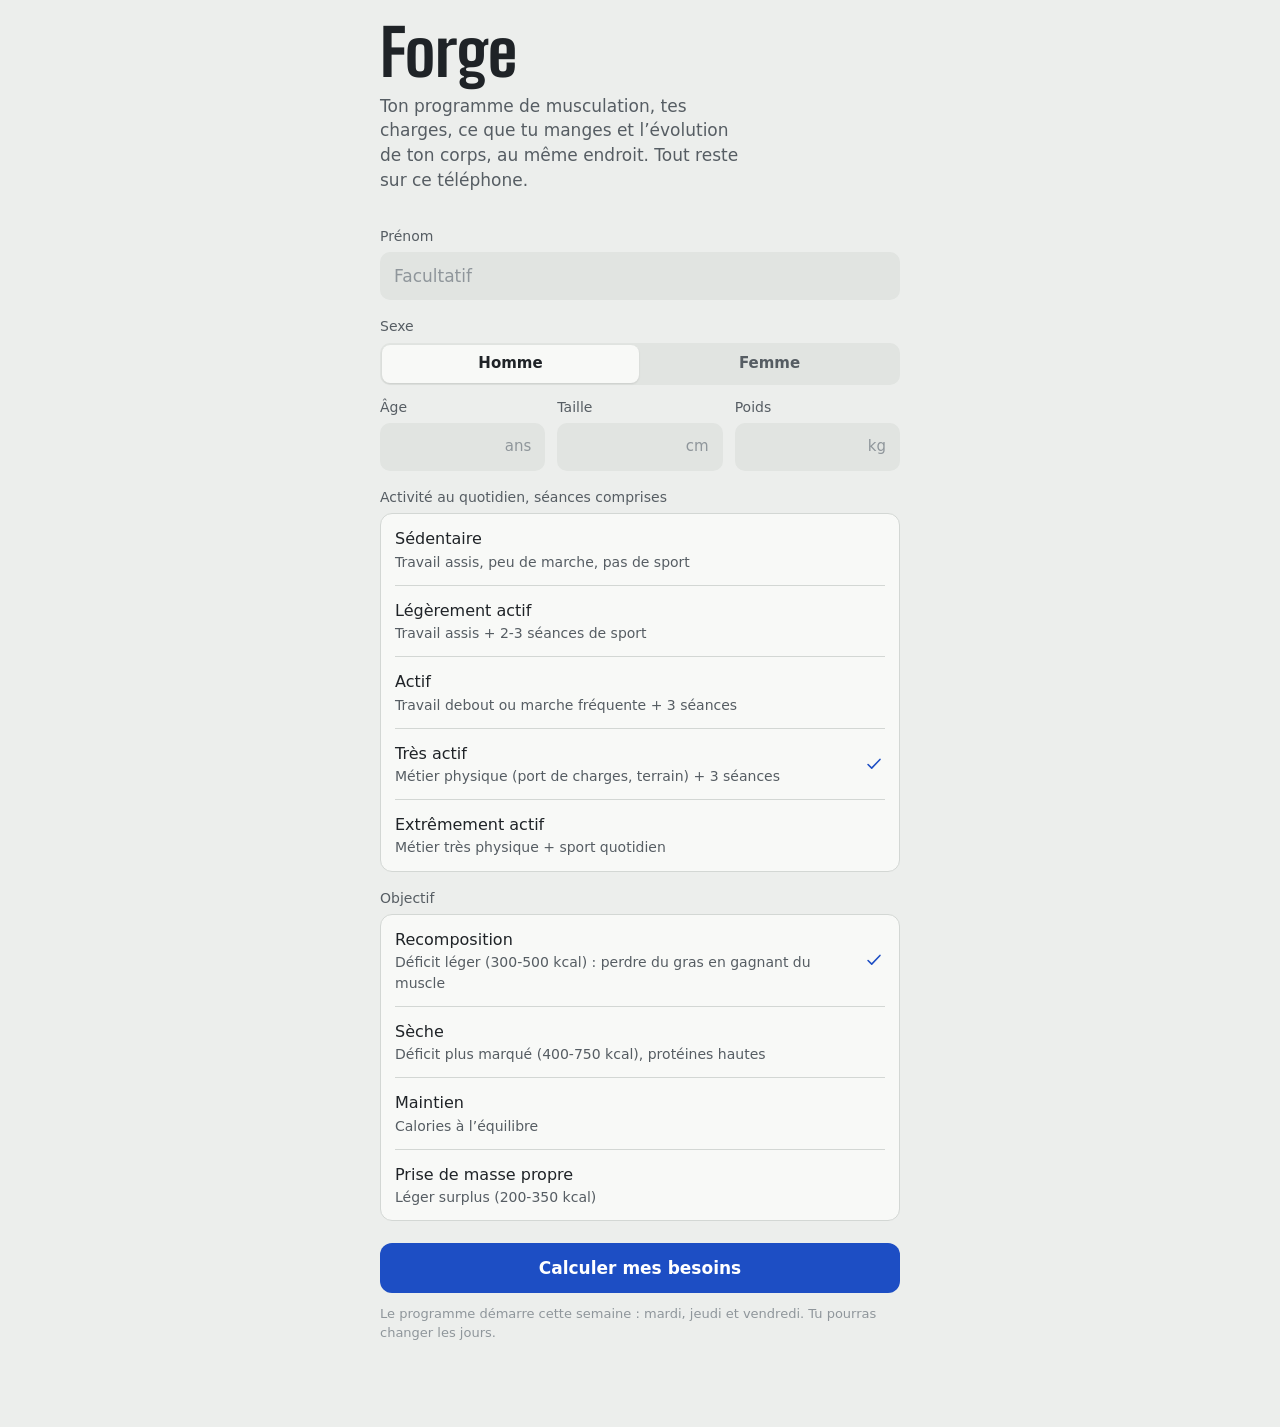
<file: forge-v2 2/index.html>
<!doctype html>
<html lang="fr">
<head>
  <meta charset="utf-8">
  <meta name="viewport" content="width=device-width, initial-scale=1, viewport-fit=cover">
  <meta name="theme-color" content="#ECEEEC" media="(prefers-color-scheme: light)">
  <meta name="theme-color" content="#161819" media="(prefers-color-scheme: dark)">
  <meta name="apple-mobile-web-app-capable" content="yes">
  <meta name="mobile-web-app-capable" content="yes">
  <meta name="apple-mobile-web-app-status-bar-style" content="default">
  <meta name="apple-mobile-web-app-title" content="Forge">
  <meta name="format-detection" content="telephone=no">
  <link rel="apple-touch-icon" href="icons/icon-180.png">
  <link rel="icon" type="image/png" href="icons/icon-192.png">
  <link rel="manifest" href="manifest.webmanifest">
  <link rel="preload" href="fonts/BigShoulders-Bold.woff" as="font" type="font/woff" crossorigin>
  <link rel="stylesheet" href="css/app.css">
  <title>Forge</title>
</head>
<body>
  <main id="app"></main>
  <div id="rest" hidden></div>
  <button id="mini" type="button" hidden></button>
  <nav id="tabs" hidden aria-label="Navigation">
    <a href="#/week" data-tab="week">
      <svg viewBox="0 0 24 24" aria-hidden="true"><rect x="4" y="5" width="16" height="15" rx="2"/><path d="M4 9.5h16M8.5 3v4M15.5 3v4"/></svg><span>Semaine</span></a>
    <a href="#/progress" data-tab="progress">
      <svg viewBox="0 0 24 24" aria-hidden="true"><path d="M4 19.5h16"/><path d="M6.5 15.5l4-4.5 3 3 4.5-6"/></svg><span>Suivi</span></a>
    <a href="#/nutrition" data-tab="nutrition">
      <svg viewBox="0 0 24 24" aria-hidden="true"><path d="M7 3.5v6.5a2.5 2.5 0 005 0V3.5M9.5 3.5v17"/><path d="M16.5 20.5V3.5c-1.8.9-2.7 3.2-2.7 6v3.5h2.7"/></svg><span>Nutrition</span></a>
    <a href="#/body" data-tab="body">
      <svg viewBox="0 0 24 24" aria-hidden="true"><rect x="3.5" y="8" width="17" height="8" rx="1.5"/><path d="M7.5 8v3.5M11.5 8v2.5M15.5 8v3.5"/></svg><span>Corps</span></a>
    <a href="#/profile" data-tab="profile">
      <svg viewBox="0 0 24 24" aria-hidden="true"><circle cx="12" cy="8.5" r="3.5"/><path d="M5 20c1.1-3.6 3.7-5.2 7-5.2s5.9 1.6 7 5.2"/></svg><span>Profil</span></a>
  </nav>
  <div id="toast" role="status" aria-live="polite"></div>
  <script type="module" src="js/app.js"></script>
</body>
</html>
</file>
<file: forge-v2 2/css/app.css>
/* Forge V2
   Palette « fonte & craie » : fond craie, encre fonte, et les couleurs
   des disques de compétition (bleu 20 kg, rouge 25 kg, jaune 15 kg, vert 10 kg)
   réservées à l'information : action, suppression, record, progression. */

@font-face { font-family: 'Big Shoulders'; src: url('../fonts/BigShoulders-Bold.woff') format('woff'); font-weight: 700; font-display: swap; }
@font-face { font-family: 'Big Shoulders'; src: url('../fonts/BigShoulders-Regular.woff') format('woff'); font-weight: 400; font-display: swap; }

:root {
  --bg: #ECEEEC;
  --raised: #F8F9F7;
  --field: #E1E4E1;
  --field-2: #D6DAD6;
  --ink: #1F2327;
  --ink-2: #565D63;
  --ink-3: #8F969B;
  --rule: #D3D7D4;
  --blue: #1D4EC4;
  --blue-soft: rgba(29, 78, 196, .08);
  --red: #C5372C;
  --yellow: #E0A614;
  --yellow-ink: #8E6400;
  --green: #1C7F52;
  --inverse: #1F2327;
  --inverse-ink: #ECEEEC;
  --inverse-2: #9FA6AB;
  --inverse-field: rgba(236, 238, 236, .1);
  --inverse-blue: #8EA9FF;
  --shadow-lift: 0 18px 38px rgba(25, 30, 34, .2), 0 2px 6px rgba(25, 30, 34, .12);

  --display: 'Big Shoulders', 'Arial Narrow', sans-serif;
  --text: -apple-system, BlinkMacSystemFont, 'SF Pro Text', 'Helvetica Neue', system-ui, sans-serif;
  --tabs-h: 56px;
  --safe-b: env(safe-area-inset-bottom, 0px);
  --safe-t: env(safe-area-inset-top, 0px);
  --pad: 20px;
  color-scheme: light;
}
@media (prefers-color-scheme: dark) {
  :root {
    --bg: #161819;
    --raised: #1F2224;
    --field: #282C2E;
    --field-2: #323739;
    --ink: #E7E9E6;
    --ink-2: #A3A9AD;
    --ink-3: #6C7377;
    --rule: #2D3133;
    --blue: #7E9DFF;
    --blue-soft: rgba(126, 157, 255, .12);
    --red: #F07266;
    --yellow: #EEBE42;
    --yellow-ink: #EEBE42;
    --green: #4DBE88;
    --inverse: #E7E9E6;
    --inverse-ink: #161819;
    --inverse-2: #5E6569;
    --inverse-field: rgba(22, 24, 25, .08);
    --inverse-blue: #2448B5;
    --shadow-lift: 0 18px 40px rgba(0, 0, 0, .55), 0 2px 6px rgba(0, 0, 0, .4);
    color-scheme: dark;
  }
}

* { box-sizing: border-box; -webkit-tap-highlight-color: transparent; }
html { background: var(--bg); }
body {
  margin: 0;
  background: var(--bg);
  color: var(--ink);
  font: 400 16px/1.45 var(--text);
  -webkit-font-smoothing: antialiased;
  -webkit-text-size-adjust: 100%;
  padding: calc(var(--safe-t) + 6px) 0 calc(var(--tabs-h) + var(--safe-b) + 28px);
  overscroll-behavior-y: none;
}
body.has-mini { padding-bottom: calc(var(--tabs-h) + var(--safe-b) + 100px); }
body.in-session { padding-bottom: calc(var(--safe-b) + 32px); }
body.has-rest.in-session { padding-bottom: calc(var(--safe-b) + 130px); }
body.noscroll { overflow: hidden; }
main { max-width: 560px; margin: 0 auto; padding: 0 var(--pad); }

h1, h2, h3, p { margin: 0; }
button { font: inherit; color: inherit; background: none; border: 0; padding: 0; cursor: pointer; }
input, select, textarea { font: inherit; color: inherit; }
:focus-visible { outline: 2px solid var(--blue); outline-offset: 2px; }
.ic { width: 22px; height: 22px; flex: none; display: block; }

/* ---------- Typographie ---------- */
.num, .display { font-family: var(--display); font-weight: 700; letter-spacing: .005em; }
.muted { color: var(--ink-2); }
.faint { color: var(--ink-3); }
.small { font-size: 14px; }
.caption { font-size: 13px; color: var(--ink-3); }
.pos { color: var(--green); }
.neg { color: var(--red); }
.center { text-align: center; }
.note { font-size: 14px; color: var(--ink-2); line-height: 1.45; }
.warn { font-size: 14px; color: var(--red); }

/* ---------- En-tête de page ---------- */
.hd { padding: 14px 0 18px; }
.hd-row { display: flex; align-items: flex-end; justify-content: space-between; gap: 12px; }
.hd h1 { font: 700 42px/0.95 var(--display); letter-spacing: -.005em; }
.hd-sub { margin-top: 6px; font-size: 15px; color: var(--ink-2); }
.hd-actions { display: flex; gap: 2px; margin-bottom: -4px; }

/* ---------- Boutons ---------- */
.icon-btn { width: 40px; height: 40px; border-radius: 10px; display: inline-grid; place-items: center; color: var(--ink); flex: none; }
.icon-btn:active { background: var(--field); }
.icon-btn.sm { width: 34px; height: 34px; }
.icon-btn.faint { color: var(--ink-3); }
.btn { display: inline-flex; align-items: center; justify-content: center; gap: 8px; height: 50px; padding: 0 18px; border-radius: 12px; font-size: 17px; font-weight: 600; background: var(--field); color: var(--ink); text-decoration: none; white-space: nowrap; }
.btn:active { filter: brightness(.95); }
.btn.primary { background: var(--blue); color: #fff; }
.btn.danger { color: var(--red); }
.btn.wide { width: 100%; }
.btn.square { width: 50px; padding: 0; }
.link { color: var(--blue); font-size: 16px; font-weight: 500; padding: 6px 0; }
.link.danger { color: var(--red); }
.link-row { display: flex; gap: 22px; flex-wrap: wrap; }
.actions { display: flex; gap: 10px; margin-top: 22px; }
.actions .btn { flex: 1; }
.actions .btn.square { flex: none; }

/* ---------- Sections et listes ---------- */
.section { margin-top: 34px; }
.section-hd { display: flex; align-items: baseline; justify-content: space-between; gap: 12px; margin-bottom: 10px; }
.section-hd h2 { font-size: 20px; font-weight: 650; letter-spacing: -.01em; }
.rows { border-top: 1px solid var(--rule); }
.row { display: flex; align-items: center; justify-content: space-between; gap: 14px; padding: 13px 0; border-bottom: 1px solid var(--rule); min-height: 52px; }
.row.tap { cursor: pointer; }
.row-main { min-width: 0; flex: 1; }
.row-title { display: block; font-size: 16px; }
.row-sub { display: block; font-size: 14px; color: var(--ink-2); margin-top: 1px; }
.row-end { text-align: right; flex: none; font-size: 15px; color: var(--ink-2); }
.row-end .num { font-size: 22px; color: var(--ink); }
.group { background: var(--raised); border: 1px solid var(--rule); border-radius: 12px; padding: 0 14px; }
.group .row:last-child { border-bottom: 0; }
.chev { color: var(--ink-3); }

/* ---------- Chiffres clés ---------- */
.metrics { display: grid; grid-template-columns: repeat(3, 1fr); border-top: 1px solid var(--rule); border-bottom: 1px solid var(--rule); }
.metric { padding: 12px 0 12px 14px; border-left: 1px solid var(--rule); min-width: 0; }
.metric:first-child { border-left: 0; padding-left: 0; }
.metric-v { font: 700 30px/1 var(--display); }
.metric-v small { font-size: 20px; color: var(--ink-3); font-weight: 700; }
.metric-l { font-size: 13px; color: var(--ink-2); margin-top: 5px; line-height: 1.3; }

/* ---------- Semaine ---------- */
.notice { display: flex; gap: 14px; align-items: center; justify-content: space-between; padding: 14px 0; border-bottom: 1px solid var(--rule); }
.notice p { font-size: 15px; color: var(--ink-2); }
.notice b { color: var(--ink); font-weight: 600; }
.week { list-style: none; margin: 8px 0 0; padding: 0; }
.day { display: grid; grid-template-columns: 54px 1fr; gap: 10px; padding: 14px 0; border-bottom: 1px solid var(--rule); transition: background .12s; border-radius: 0; }
.day-date { padding-top: 2px; }
.dow { display: block; font-size: 13px; color: var(--ink-2); }
.dom { display: block; font: 700 30px/1 var(--display); margin-top: 2px; }
.day.past .dow, .day.past .dom { color: var(--ink-3); }
.day.today .dom, .day.today .dow { color: var(--blue); }
.day-body { min-width: 0; display: flex; flex-direction: column; gap: 8px; justify-content: center; min-height: 52px; }
.day-empty { display: flex; align-items: center; justify-content: space-between; color: var(--ink-3); font-size: 15px; min-height: 40px; }
.day-foot { font-size: 13px; color: var(--ink-3); }
.day.drop-over .day-body { background: var(--blue-soft); box-shadow: 0 0 0 6px var(--blue-soft); outline: 1.5px dashed var(--blue); outline-offset: 6px; border-radius: 6px; }

.block { display: flex; align-items: center; gap: 12px; width: 100%; text-align: left; background: var(--raised); border: 1px solid var(--rule); border-radius: 10px; padding: 11px 8px 11px 14px; min-height: 62px; -webkit-user-select: none; user-select: none; -webkit-touch-callout: none; touch-action: manipulation; }
.block .code { font: 700 26px/1 var(--display); width: 18px; flex: none; }
.block-main { flex: 1; min-width: 0; }
.block-title { display: block; font-size: 16px; font-weight: 600; white-space: nowrap; overflow: hidden; text-overflow: ellipsis; }
.block-meta { display: block; font-size: 14px; color: var(--ink-2); }
.block-end { flex: none; display: flex; align-items: center; gap: 4px; font-size: 13px; font-weight: 600; color: var(--ink-3); padding-right: 4px; }
.block .grip { color: var(--ink-3); width: 20px; height: 20px; }
.block.is-done { background: transparent; }
.block.is-done .code { color: var(--ink-3); }
.block.is-done .block-end { color: var(--green); }
.block.is-missed .block-end { color: var(--red); }
.block.is-live { border-color: var(--blue); }
.block.is-live .block-end { color: var(--blue); }
.drag-src { opacity: .3; }
.drag-ghost { position: fixed; left: 0; top: 0; z-index: 90; pointer-events: none; margin: 0; box-shadow: var(--shadow-lift); background: var(--raised); }
body.is-dragging { -webkit-user-select: none; user-select: none; }
body.is-dragging #tabs, body.is-dragging #mini, body.is-dragging #toast { opacity: 0; pointer-events: none; }
.trash { position: fixed; z-index: 85; left: 12px; right: 12px; bottom: calc(var(--safe-b) + 12px); height: 70px; border-radius: 16px; display: flex; align-items: center; justify-content: center; gap: 10px; background: var(--inverse); color: var(--inverse-ink); font-size: 16px; font-weight: 600; transform: translateY(150%); transition: transform .2s ease-out, background .12s; max-width: 536px; margin: 0 auto; }
.trash svg { width: 24px; height: 24px; fill: none; stroke: currentColor; stroke-width: 1.7; stroke-linecap: round; stroke-linejoin: round; }
.trash.show { transform: none; }
.trash.drop-over { background: var(--red); color: #fff; }
.hint { font-size: 13px; color: var(--ink-3); margin-top: 14px; }

/* ---------- Séance ---------- */
.bar { position: sticky; top: 0; z-index: 20; display: grid; grid-template-columns: 1fr auto 1fr; align-items: center; gap: 8px; margin: calc(-6px - var(--safe-t)) calc(-1 * var(--pad)) 0; padding: calc(var(--safe-t) + 6px) var(--pad) 8px; background: color-mix(in srgb, var(--bg) 88%, transparent); -webkit-backdrop-filter: blur(14px); backdrop-filter: blur(14px); border-bottom: 1px solid transparent; transition: border-color .15s; }
.bar.scrolled { border-bottom-color: var(--rule); }
.bar-back { display: inline-flex; align-items: center; gap: 2px; color: var(--blue); font-size: 17px; margin-left: -8px; }
.bar-title { font-size: 16px; font-weight: 600; opacity: 0; transition: opacity .15s; white-space: nowrap; overflow: hidden; text-overflow: ellipsis; max-width: 38vw; }
.bar.scrolled .bar-title { opacity: 1; }
.bar-end { justify-self: end; display: flex; align-items: center; gap: 4px; }
.bar-end .link { font-weight: 600; font-size: 17px; }
.ses-hd { padding: 8px 0 18px; }
.ses-hd .kicker { font-size: 15px; color: var(--ink-2); }
.ses-hd h1 { font: 700 42px/0.95 var(--display); margin-top: 4px; }
.ses-stats { display: flex; gap: 26px; margin-top: 16px; }
.ses-stat .num { font-size: 26px; line-height: 1; }
.ses-stat > span:last-child { display: block; font-size: 13px; color: var(--ink-2); margin-top: 3px; }
.progress { height: 3px; background: var(--rule); margin-top: 16px; border-radius: 2px; overflow: hidden; }
.progress i { display: block; height: 100%; background: var(--ink); transition: width .3s; }
.date-field { position: relative; display: inline-flex; align-items: center; gap: 4px; color: var(--ink-2); }
.date-field input { position: absolute; inset: 0; opacity: 0; width: 100%; }

.ex { padding: 22px 0 18px; border-top: 1px solid var(--rule); }
.view-session .ex:first-of-type { border-top: 0; padding-top: 12px; }
.ex-hd { display: grid; grid-template-columns: 34px 1fr auto; gap: 6px; align-items: start; }
.ex-idx { font: 700 24px/1.05 var(--display); color: var(--ink-3); }
.ex-hd h2 { font-size: 18px; font-weight: 650; line-height: 1.25; letter-spacing: -.01em; }
.ex-target { font-size: 14px; color: var(--ink-2); margin-top: 3px; }
.ex-hd .icon-btn { margin: -8px -10px 0 0; color: var(--ink-2); }
.record { color: var(--yellow-ink); font-size: 13px; font-weight: 700; margin-left: 6px; white-space: nowrap; }
.ex-note { font-size: 14px; color: var(--ink-2); margin: 10px 0 0 40px; }
.ex-note b { color: var(--ink); font-weight: 600; }
.ex-note.up b { color: var(--blue); }
.ex.complete .ex-idx { color: var(--green); }
.sets { margin: 12px 0 0 0; }
.set-grid { display: grid; grid-template-columns: 34px 58px 1fr 1fr 0.78fr 46px; gap: 6px; align-items: center; }
.set-grid.norir { grid-template-columns: 34px 58px 1fr 1fr 46px; }
.sets-hd { font-size: 12px; color: var(--ink-3); padding-bottom: 4px; }
.sets-hd span:nth-child(n+3) { text-align: center; }
.set { margin-bottom: 6px; }
.s-n { font: 700 20px/1 var(--display); color: var(--ink-3); }
.s-prev { font-size: 13px; color: var(--ink-3); white-space: nowrap; overflow: hidden; text-overflow: ellipsis; }
.set input { width: 100%; height: 46px; border: 0; border-radius: 8px; background: var(--field); text-align: center; font: 700 23px/1 var(--display); color: var(--ink); padding: 0 2px; -webkit-appearance: none; appearance: none; }
.set input::placeholder { color: var(--ink-3); opacity: .75; }
.set input:focus { outline: 2px solid var(--blue); outline-offset: 0; }
.s-chk { height: 46px; border-radius: 8px; border: 1.5px solid var(--field-2); display: grid; place-items: center; color: var(--ink-3); }
.set.done input { background: transparent; }
.set.done .s-n { color: var(--green); }
.set.done .s-chk { background: var(--green); border-color: var(--green); color: #fff; }
.add-set { margin: 4px 0 0 40px; }
.ses-end { margin-top: 26px; }

/* ---------- Minuteur de repos ---------- */
#rest { position: fixed; left: 0; right: 0; bottom: 0; z-index: 40; background: var(--inverse); color: var(--inverse-ink); padding: 0 var(--pad) calc(var(--safe-b) + 10px); }
body:not(.in-session) #rest { bottom: calc(var(--tabs-h) + var(--safe-b)); padding-bottom: 10px; }
#rest[hidden] { display: none; }
.rest-bar { height: 3px; margin: 0 calc(-1 * var(--pad)); background: var(--inverse-field); }
.rest-bar span { display: block; height: 100%; background: var(--inverse-blue); transition: width .25s linear; }
.rest-row { display: flex; align-items: center; gap: 8px; max-width: 520px; margin: 0 auto; padding-top: 10px; }
.rest-info { flex: 1; min-width: 0; }
.rest-label { display: block; font-size: 13px; color: var(--inverse-2); white-space: nowrap; overflow: hidden; text-overflow: ellipsis; }
.rest-time { display: block; font: 700 38px/1 var(--display); }
.rest-row button { height: 44px; min-width: 52px; padding: 0 12px; border-radius: 10px; background: var(--inverse-field); font-weight: 600; }
.rest-row .rest-skip { color: var(--inverse-blue); }

/* ---------- Mini-lecteur de séance en cours ---------- */
#mini { position: fixed; z-index: 30; left: 12px; right: 12px; bottom: calc(var(--tabs-h) + var(--safe-b) + 10px); max-width: 536px; margin: 0 auto; background: var(--inverse); color: var(--inverse-ink); border-radius: 14px; padding: 12px 14px; display: flex; align-items: center; gap: 12px; transition: opacity .15s; }
#mini[hidden] { display: none; }
#mini .mini-main { flex: 1; min-width: 0; }
#mini .mini-title { font-weight: 600; white-space: nowrap; overflow: hidden; text-overflow: ellipsis; }
#mini .mini-sub { font-size: 13px; color: var(--inverse-2); }
#mini .mini-go { color: var(--inverse-blue); font-weight: 600; }

/* ---------- Formulaires ---------- */
.field { width: 100%; height: 48px; border: 0; border-radius: 10px; background: var(--field); padding: 0 14px; font-size: 17px; color: var(--ink); -webkit-appearance: none; appearance: none; }
.field:focus { outline: 2px solid var(--blue); outline-offset: 0; }
.field::placeholder { color: var(--ink-3); }
textarea.field { height: auto; padding: 12px 14px; resize: vertical; }
select.field { background-image: url("data:image/svg+xml,%3Csvg xmlns='http://www.w3.org/2000/svg' width='12' height='8' fill='none' stroke='%238F969B' stroke-width='1.7' stroke-linecap='round' stroke-linejoin='round'%3E%3Cpath d='M1 1.5l5 5 5-5'/%3E%3C/svg%3E"); background-repeat: no-repeat; background-position: right 14px center; padding-right: 36px; }
.field.big { height: 64px; font: 700 36px/1 var(--display); text-align: center; }
.field.sm { height: 38px; font-size: 15px; width: auto; padding: 0 10px; }
.field.sm.select { padding-right: 32px; background-position: right 10px center; }
.label { display: block; font-size: 14px; color: var(--ink-2); margin: 16px 0 6px; }
.grid2 { display: grid; grid-template-columns: 1fr 1fr; gap: 10px 12px; }
.grid3 { display: grid; grid-template-columns: 1fr 1fr 1fr; gap: 10px 12px; }
.grid2 .label, .grid3 .label { margin-top: 12px; }
.suffix { position: relative; }
.suffix span { position: absolute; right: 14px; top: 50%; transform: translateY(-50%); color: var(--ink-3); font-size: 15px; pointer-events: none; }
.choice { display: flex; align-items: center; gap: 12px; padding: 13px 0; border-bottom: 1px solid var(--rule); cursor: pointer; }
.choice:last-child { border-bottom: 0; }
.choice input { position: absolute; opacity: 0; pointer-events: none; }
.choice .row-main { flex: 1; }
.choice .tick { width: 22px; height: 22px; color: var(--blue); visibility: hidden; }
.choice input:checked ~ .tick { visibility: visible; }
.choice input:focus-visible ~ .row-main { outline: 2px solid var(--blue); }
.switch { position: relative; width: 50px; height: 30px; flex: none; }
.switch input { position: absolute; inset: 0; opacity: 0; margin: 0; cursor: pointer; z-index: 1; }
.switch span { position: absolute; inset: 0; border-radius: 15px; background: var(--field-2); transition: background .15s; }
.switch span::after { content: ''; position: absolute; left: 3px; top: 3px; width: 24px; height: 24px; border-radius: 50%; background: #fff; box-shadow: 0 1px 3px rgba(0, 0, 0, .25); transition: transform .15s; }
.switch input:checked + span { background: var(--green); }
.switch input:checked + span::after { transform: translateX(20px); }
.seg { display: flex; background: var(--field); border-radius: 10px; padding: 2px; gap: 2px; }
.seg button { flex: 1; height: 34px; border-radius: 8px; font-size: 14px; font-weight: 600; color: var(--ink-2); white-space: nowrap; padding: 0 8px; }
.seg button.on { background: var(--raised); color: var(--ink); box-shadow: 0 1px 2px rgba(0, 0, 0, .1); }
.seg.lg button { height: 38px; font-size: 15px; }
.chips { display: flex; flex-wrap: wrap; gap: 8px; margin-top: 10px; }
.chip { height: 36px; padding: 0 14px; border-radius: 18px; background: var(--field); font-size: 15px; color: var(--ink); }
.chip.on { background: var(--ink); color: var(--bg); }
.scale { display: grid; grid-template-columns: repeat(10, 1fr); gap: 4px; margin-top: 8px; }
.scale button { height: 40px; border-radius: 8px; background: var(--field); font: 700 18px/1 var(--display); }
.scale button.on { background: var(--ink); color: var(--bg); }
.scale-legend { display: flex; justify-content: space-between; font-size: 12px; color: var(--ink-3); margin-top: 6px; }
details summary { list-style: none; cursor: pointer; color: var(--blue); font-size: 15px; padding: 10px 0; }
details summary::-webkit-details-marker { display: none; }

/* ---------- Graphiques ---------- */
.chart { width: 100%; height: auto; display: block; margin-top: 6px; overflow: visible; }
.chart .grid { stroke: var(--rule); stroke-width: 1; }
.chart .axis { fill: var(--ink-3); font: 11px var(--text); }
.chart .band { fill: var(--blue-soft); }
.chart-empty { font-size: 14px; color: var(--ink-3); padding: 30px 0; text-align: center; border: 1px dashed var(--rule); border-radius: 10px; margin-top: 6px; }
.hero-num { display: flex; align-items: baseline; gap: 8px; flex-wrap: wrap; }
.hero-num .num { font-size: 52px; line-height: .95; }
.hero-num .unit { font-size: 17px; color: var(--ink-2); }
.hero-sub { font-size: 15px; color: var(--ink-2); margin-top: 6px; }
.bars { display: flex; flex-direction: column; gap: 10px; }
.bar-row { display: grid; grid-template-columns: 88px 1fr 34px; gap: 10px; align-items: center; font-size: 14px; }
.bar-row .lbl { color: var(--ink-2); }
.bar-track { position: relative; height: 8px; background: var(--field); border-radius: 4px; }
.bar-zone { position: absolute; top: -3px; bottom: -3px; border-left: 1px dashed var(--ink-3); border-right: 1px dashed var(--ink-3); }
.bar-fill { position: absolute; left: 0; top: 0; bottom: 0; border-radius: 4px; background: var(--ink); }
.bar-fill.low { background: var(--ink-3); }
.bar-row .val { text-align: right; font: 700 18px/1 var(--display); }

/* ---------- Nutrition ---------- */
.kcal-track { height: 6px; background: var(--field); border-radius: 3px; overflow: hidden; margin-top: 14px; }
.kcal-track i { display: block; height: 100%; background: var(--ink); border-radius: 3px; }
.kcal-track.over i { background: var(--red); }
.macros { display: grid; grid-template-columns: repeat(3, 1fr); gap: 16px; margin-top: 22px; }
.macro-l { font-size: 13px; color: var(--ink-2); }
.macro-v { font: 700 24px/1.05 var(--display); margin-top: 2px; }
.macro-v small { font-size: 16px; color: var(--ink-3); }
.macro-t { height: 3px; background: var(--field); margin-top: 6px; border-radius: 2px; overflow: hidden; }
.macro-t i { display: block; height: 100%; background: var(--ink-2); }
.duo { display: grid; grid-template-columns: 1fr 1fr; gap: 10px; margin-top: 24px; }
.meal { margin-top: 30px; }
.meal-hd { display: flex; align-items: center; justify-content: space-between; gap: 10px; padding-bottom: 6px; border-bottom: 1px solid var(--rule); }
.meal-hd h2 { font-size: 18px; font-weight: 650; }
.meal-hd .kc { font-size: 15px; color: var(--ink-2); margin-left: 8px; font-weight: 400; }
.meal-btns { display: flex; align-items: center; gap: 14px; }
.meal-empty { font-size: 14px; color: var(--ink-3); padding: 12px 0; }
.stepper { display: flex; align-items: center; gap: 4px; }
.stepper button { width: 40px; height: 36px; border-radius: 8px; background: var(--field); display: grid; place-items: center; }
.ns { flex: none; width: 24px; height: 24px; border-radius: 5px; display: grid; place-items: center; font: 700 15px/1 var(--display); color: #fff; }
.ns-a { background: #038141; } .ns-b { background: #85BB2F; } .ns-c { background: #F2C300; color: #222; } .ns-d { background: #E07A00; } .ns-e { background: #D83A12; }
.search { display: flex; gap: 8px; }
.search .suffix { flex: 1; }
.search .field { padding-left: 40px; }
.search .search-ic { position: absolute; left: 12px; top: 50%; transform: translateY(-50%); color: var(--ink-3); }
.food { display: flex; align-items: center; gap: 12px; width: 100%; text-align: left; padding: 12px 0; border-bottom: 1px solid var(--rule); }
.food-main { flex: 1; min-width: 0; }
.food-name { display: block; font-size: 16px; }
.food-meta { display: block; font-size: 13px; color: var(--ink-3); margin-top: 1px; }
.food-kcal { font: 700 20px/1 var(--display); flex: none; }
.food-kcal small { font: 400 12px var(--text); color: var(--ink-3); margin-left: 2px; }
.fav { color: var(--yellow); }
.cat { margin-top: 4px; }
.cat summary { color: var(--ink); font-size: 16px; font-weight: 600; padding: 12px 0; border-bottom: 1px solid var(--rule); display: flex; justify-content: space-between; }
.cat summary span { color: var(--ink-3); font-weight: 400; }
.qty-macros { display: grid; grid-template-columns: repeat(4, 1fr); gap: 8px; margin-top: 18px; padding: 14px 0; border-top: 1px solid var(--rule); border-bottom: 1px solid var(--rule); }
.qty-macros .num { font-size: 26px; line-height: 1; }
.qty-macros span:last-child { display: block; font-size: 12px; color: var(--ink-2); margin-top: 3px; }
.per100 { font-size: 14px; color: var(--ink-2); margin-top: 8px; }

/* ---------- Recettes ---------- */
.steps { margin: 0; padding: 0; list-style: none; counter-reset: step; }
.steps li { counter-increment: step; display: grid; grid-template-columns: 30px 1fr; gap: 8px; padding: 10px 0; border-bottom: 1px solid var(--rule); font-size: 16px; line-height: 1.45; }
.steps li::before { content: counter(step); font: 700 22px/1.1 var(--display); color: var(--ink-3); }
.steps li:last-child { border-bottom: 0; }

/* ---------- Corps ---------- */
.photo-grid { display: grid; grid-template-columns: repeat(3, 1fr); gap: 6px; margin-top: 10px; }
.photo-grid figure, .cmp figure { margin: 0; }
.photo-grid img { width: 100%; aspect-ratio: 3/4; object-fit: cover; border-radius: 6px; display: block; }
figcaption { font-size: 12px; color: var(--ink-3); margin-top: 4px; }
.photo-full { width: 100%; border-radius: 8px; display: block; }
.cmp { display: grid; grid-template-columns: 1fr 1fr; gap: 8px; }
.cmp img { width: 100%; border-radius: 6px; display: block; }
.table { width: 100%; border-collapse: collapse; font-size: 15px; }
.table th { font-size: 12px; font-weight: 400; color: var(--ink-3); text-align: right; padding: 0 0 6px; }
.table th:first-child, .table td:first-child { text-align: left; }
.table td { text-align: right; padding: 10px 0; border-top: 1px solid var(--rule); }
.measure-row { display: grid; grid-template-columns: 1fr 96px; align-items: center; gap: 12px; padding: 7px 0; border-bottom: 1px solid var(--rule); }
.measure-row label { font-size: 16px; }
.measure-row .field { height: 42px; text-align: right; font: 700 22px/1 var(--display); }

/* ---------- Disques (calculateur) ---------- */
.barbell { width: 100%; height: auto; display: block; margin-top: 8px; }

/* ---------- Accueil ---------- */
.onboard { padding-top: 18px; }
.brand { font: 700 64px/0.9 var(--display); }
.onboard .lead { font-size: 17px; color: var(--ink-2); margin-top: 12px; max-width: 34ch; }

/* ---------- Barre d'onglets ---------- */
#tabs { position: fixed; left: 0; right: 0; bottom: 0; z-index: 35; display: flex; justify-content: space-around; background: color-mix(in srgb, var(--bg) 90%, transparent); -webkit-backdrop-filter: blur(18px); backdrop-filter: blur(18px); border-top: 1px solid var(--rule); padding-bottom: var(--safe-b); transition: opacity .15s; }
#tabs[hidden] { display: none; }
#tabs a { flex: 1; max-width: 110px; height: var(--tabs-h); display: flex; flex-direction: column; align-items: center; justify-content: center; gap: 3px; color: var(--ink-3); text-decoration: none; font-size: 10.5px; font-weight: 600; }
#tabs a svg { width: 24px; height: 24px; fill: none; stroke: currentColor; stroke-width: 1.6; stroke-linecap: round; stroke-linejoin: round; }
#tabs a.on { color: var(--ink); }

/* ---------- Feuilles ---------- */
.sheet-back { position: fixed; inset: 0; z-index: 60; background: rgba(15, 18, 20, 0); transition: background .22s; display: flex; align-items: flex-end; justify-content: center; }
.sheet-back.open { background: rgba(15, 18, 20, .42); }
.sheet { width: 100%; max-width: 560px; max-height: 90vh; background: var(--bg); border-radius: 18px 18px 0 0; transform: translateY(100%); transition: transform .24s cubic-bezier(.2, .8, .2, 1); display: flex; flex-direction: column; padding-bottom: var(--safe-b); }
.sheet.tall { height: 90vh; }
.sheet-back.open .sheet { transform: none; }
.grabber { width: 38px; height: 5px; border-radius: 3px; background: var(--field-2); margin: 8px auto 0; flex: none; }
.sheet-head { display: flex; justify-content: space-between; align-items: center; gap: 12px; padding: 8px var(--pad) 6px; }
.sheet-title { font-size: 18px; font-weight: 650; letter-spacing: -.01em; }
.sheet-body { overflow-y: auto; padding: 6px var(--pad) 22px; -webkit-overflow-scrolling: touch; flex: 1; }
.back-link { display: inline-flex; align-items: center; gap: 2px; color: var(--blue); font-size: 16px; margin: 0 0 8px -6px; }

/* ---------- Scanner ---------- */
.scanner { position: fixed; inset: 0; z-index: 80; background: #000; }
.scanner video { position: absolute; inset: 0; width: 100%; height: 100%; object-fit: cover; }
.scan-frame { position: absolute; left: 9%; right: 9%; top: 50%; height: 24%; transform: translateY(-50%); border-radius: 14px; box-shadow: 0 0 0 100vmax rgba(0, 0, 0, .5); outline: 2px solid rgba(255, 255, 255, .9); }
.scan-frame span { position: absolute; left: 8%; right: 8%; top: 50%; height: 2px; background: #fff; opacity: .8; }
.scan-top { position: absolute; top: calc(var(--safe-t) + 12px); left: 16px; right: 16px; display: flex; align-items: center; gap: 12px; }
.scan-close { height: 40px; padding: 0 14px; border-radius: 20px; background: rgba(0, 0, 0, .55); color: #fff; font-size: 15px; font-weight: 600; }
.scan-msg { color: #fff; font-size: 15px; font-weight: 500; text-shadow: 0 1px 3px #000; }
.scan-manual { position: absolute; left: 16px; right: 16px; bottom: calc(var(--safe-b) + 20px); display: flex; gap: 8px; }
.scan-manual input { flex: 1; height: 50px; background: rgba(0, 0, 0, .65); border: 1px solid rgba(255, 255, 255, .25); border-radius: 12px; color: #fff; padding: 0 14px; font-size: 17px; }
.scan-manual button { background: #fff; color: #111; border-radius: 12px; padding: 0 20px; font-weight: 600; }

/* ---------- Toast ---------- */
#toast { position: fixed; left: 12px; right: 12px; z-index: 100; bottom: calc(var(--tabs-h) + var(--safe-b) + 12px); max-width: 536px; margin: 0 auto; background: var(--inverse); color: var(--inverse-ink); padding: 14px 16px; border-radius: 12px; font-size: 15px; display: flex; align-items: center; justify-content: space-between; gap: 16px; transform: translateY(20px); opacity: 0; pointer-events: none; transition: transform .2s, opacity .2s; }
#toast.show { transform: none; opacity: 1; pointer-events: auto; }
#toast button { color: var(--inverse-blue); font-weight: 650; flex: none; }
body.in-session #toast { bottom: calc(var(--safe-b) + 16px); }
body.has-rest #toast { bottom: calc(var(--safe-b) + 108px); }
body.has-mini:not(.in-session) #toast { bottom: calc(var(--tabs-h) + var(--safe-b) + 84px); }

@media (prefers-reduced-motion: reduce) {
  * { transition: none !important; }
}
</file>
